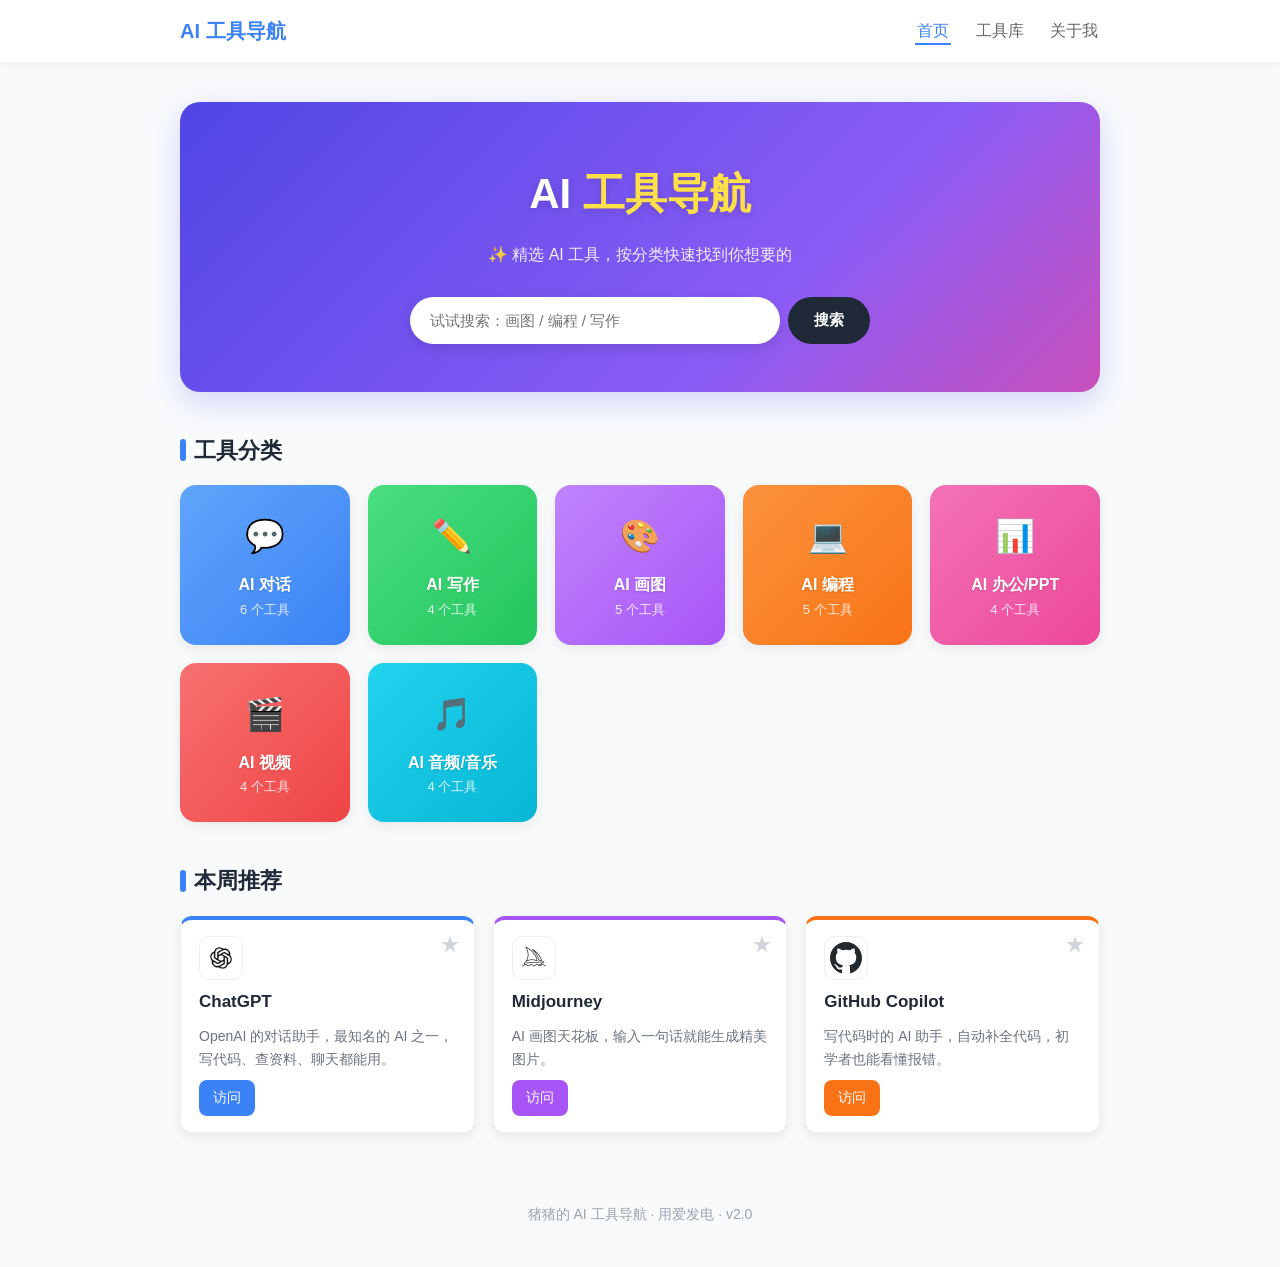
<file: index.html>
<!DOCTYPE html>
<html lang="zh-CN">
<head>
    <meta charset="UTF-8">
    <!-- 手机适配关键：让手机浏览器按真实屏幕宽度渲染，而不是默认 980px 桌面宽度 -->
    <meta name="viewport" content="width=device-width, initial-scale=1.0">
    <title>AI 工具导航🚀 - 首页v1.1</title>
    <!-- 网页小图标（favicon）：用 emoji 图标，避免浏览器请求 favicon.ico 报 404 -->
    <link rel="icon" href="data:image/svg+xml,<svg xmlns='http://www.w3.org/2000/svg' viewBox='0 0 100 100'><text y='.9em' font-size='90'>🤖</text></svg>">
    <link rel="stylesheet" href="style.css">
</head>
<body data-page="home">

    <!-- ===== 顶部导航栏（三个页面共用同一份） ===== -->
    <nav class="navbar">
        <div class="navbar-inner">
            <a class="nav-brand" href="index.html">AI 工具导航</a>
            <div class="nav-links">
                <a href="index.html" data-target="home">首页</a>
                <a href="tools.html" data-target="tools">工具库</a>
                <a href="about.html" data-target="about">关于我</a>
            </div>
        </div>
    </nav>

    <div class="container">

        <!-- ===== 我的收藏栏（收藏功能，没有收藏时自动隐藏） ===== -->
        <div class="fav-bar" id="favBar" style="display:none">
            <div class="fav-bar-title">⭐ 我的收藏</div>
            <!-- 收藏的工具会由 script.js 动态生成到这里 -->
            <div class="fav-list" id="favList"></div>
        </div>

        <!-- ===== 顶部区域：站名 + 搜索框 ===== -->
        <div class="hero">
            <h1>AI <span>工具导航</span></h1>
            <p>✨ 精选 AI 工具，按分类快速找到你想要的</p>
            <form class="search-box" id="homeSearchForm">
                <input type="text" id="homeSearch" placeholder="试试搜索：画图 / 编程 / 写作">
                <button type="submit">搜索</button>
            </form>
        </div>

        <!-- ===== 分类入口：点击跳转工具库对应区块 ===== -->
        <h2 class="section-title">工具分类</h2>
        <div class="grid">

            <a class="cat-card cat-chat" href="tools.html#cat-chat">
                <div class="cat-icon">💬</div>
                <div class="cat-name">AI 对话</div>
                <div class="cat-count">6 个工具</div>
            </a>

            <a class="cat-card cat-write" href="tools.html#cat-write">
                <div class="cat-icon">✏️</div>
                <div class="cat-name">AI 写作</div>
                <div class="cat-count">4 个工具</div>
            </a>

            <a class="cat-card cat-draw" href="tools.html#cat-draw">
                <div class="cat-icon">🎨</div>
                <div class="cat-name">AI 画图</div>
                <div class="cat-count">5 个工具</div>
            </a>

            <a class="cat-card cat-code" href="tools.html#cat-code">
                <div class="cat-icon">💻</div>
                <div class="cat-name">AI 编程</div>
                <div class="cat-count">5 个工具</div>
            </a>

            <a class="cat-card cat-office" href="tools.html#cat-office">
                <div class="cat-icon">📊</div>
                <div class="cat-name">AI 办公/PPT</div>
                <div class="cat-count">4 个工具</div>
            </a>

            <a class="cat-card cat-video" href="tools.html#cat-video">
                <div class="cat-icon">🎬</div>
                <div class="cat-name">AI 视频</div>
                <div class="cat-count">4 个工具</div>
            </a>

            <a class="cat-card cat-audio" href="tools.html#cat-audio">
                <div class="cat-icon">🎵</div>
                <div class="cat-name">AI 音频/音乐</div>
                <div class="cat-count">4 个工具</div>
            </a>

        </div>

        <!-- ===== 推荐工具 ===== -->
        <h2 class="section-title">本周推荐</h2>
        <div class="tool-grid">
            <div class="tool-card cat-chat">
                <img class="tool-icon" src="img/chatgpt.webp" alt="ChatGPT 图标">
                <div class="tool-name">ChatGPT</div>
                <div class="tool-desc">OpenAI 的对话助手，最知名的 AI 之一，写代码、查资料、聊天都能用。</div>
                <a class="tool-link" href="https://chatgpt.com" target="_blank">访问</a>
            </div>
            <div class="tool-card cat-draw">
                <img class="tool-icon" src="img/midjourney.webp" alt="Midjourney 图标">
                <div class="tool-name">Midjourney</div>
                <div class="tool-desc">AI 画图天花板，输入一句话就能生成精美图片。</div>
                <a class="tool-link" href="https://www.midjourney.com" target="_blank">访问</a>
            </div>
            <div class="tool-card cat-code">
                <img class="tool-icon" src="img/copilot.svg" alt="GitHub Copilot 图标">
                <div class="tool-name">GitHub Copilot</div>
                <div class="tool-desc">写代码时的 AI 助手，自动补全代码，初学者也能看懂报错。</div>
                <a class="tool-link" href="https://github.com/features/copilot" target="_blank">访问</a>
            </div>
        </div>

    </div>

    <!-- ===== 页脚 ===== -->
    <div class="footer">猪猪的 AI 工具导航 · 用爱发电 · v2.0</div>

    <script src="script.js"></script>
</body>
</html>
</file>
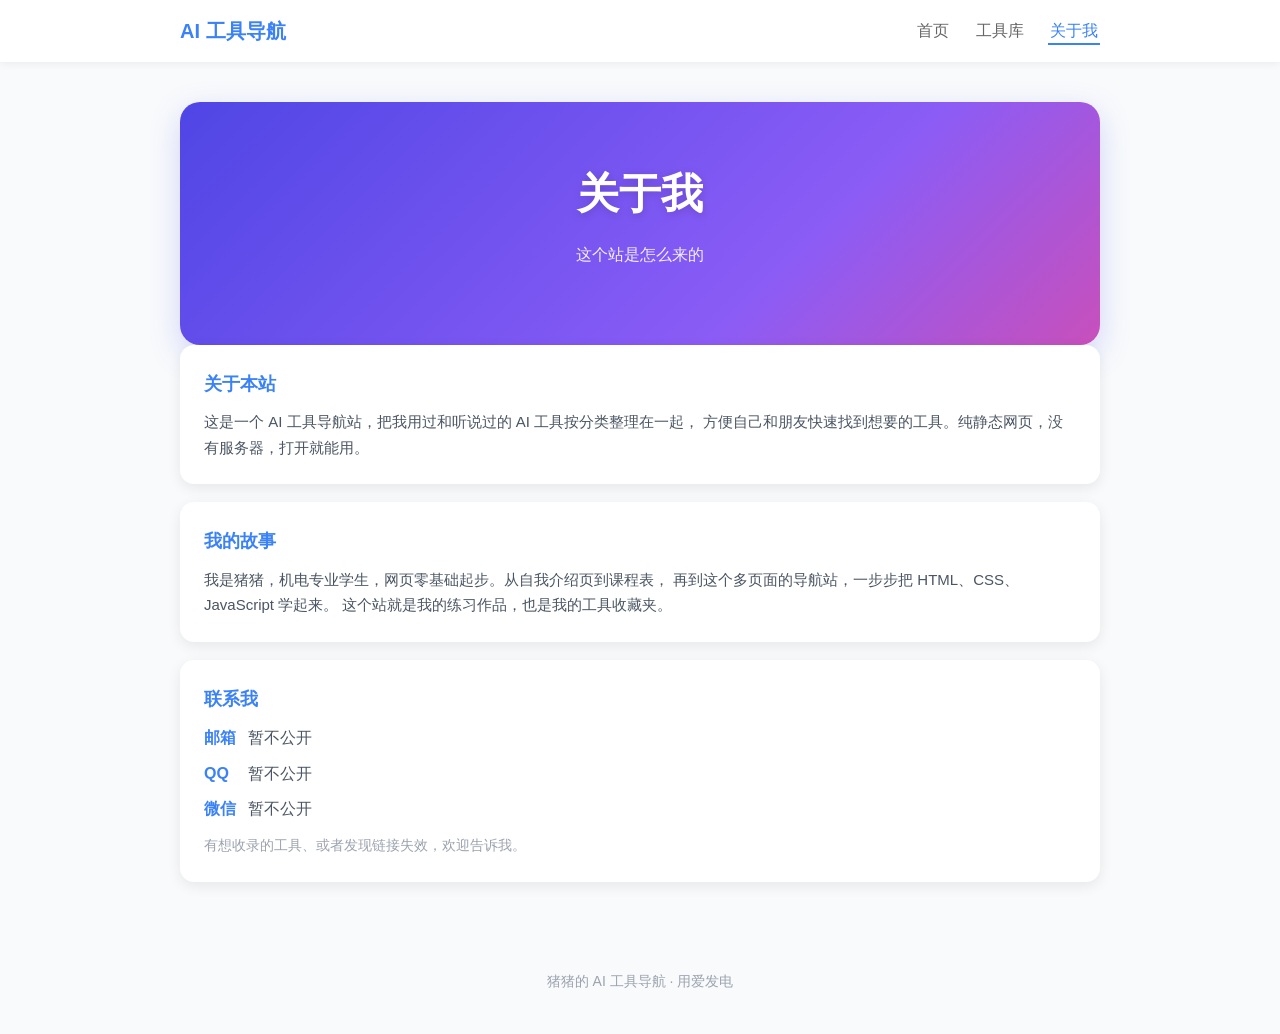
<file: about.html>
<!DOCTYPE html>
<html lang="zh-CN">
<head>
    <meta charset="UTF-8">
    <!-- 手机适配关键：让手机浏览器按真实屏幕宽度渲染，而不是默认 980px 桌面宽度 -->
    <meta name="viewport" content="width=device-width, initial-scale=1.0">
    <title>AI 工具导航 - 关于我</title>
    <!-- 网页小图标（favicon）：用 emoji 图标，避免浏览器请求 favicon.ico 报 404 -->
    <link rel="icon" href="data:image/svg+xml,<svg xmlns='http://www.w3.org/2000/svg' viewBox='0 0 100 100'><text y='.9em' font-size='90'>🤖</text></svg>">
    <link rel="stylesheet" href="style.css">
</head>
<body data-page="about">

    <!-- ===== 顶部导航栏 ===== -->
    <nav class="navbar">
        <div class="navbar-inner">
            <a class="nav-brand" href="index.html">AI 工具导航</a>
            <div class="nav-links">
                <a href="index.html" data-target="home">首页</a>
                <a href="tools.html" data-target="tools">工具库</a>
                <a href="about.html" data-target="about">关于我</a>
            </div>
        </div>
    </nav>

    <div class="container">

        <div class="hero">
            <h1>关于我</h1>
            <p>这个站是怎么来的</p>
        </div>

        <!-- ===== 站点介绍 ===== -->
        <div class="about-card">
            <h2>关于本站</h2>
            <p>
                这是一个 AI 工具导航站，把我用过和听说过的 AI 工具按分类整理在一起，
                方便自己和朋友快速找到想要的工具。纯静态网页，没有服务器，打开就能用。
            </p>
        </div>

        <!-- ===== 建站故事 ===== -->
        <div class="about-card">
            <h2>我的故事</h2>
            <p>
                我是猪猪，机电专业学生，网页零基础起步。从自我介绍页到课程表，
                再到这个多页面的导航站，一步步把 HTML、CSS、JavaScript 学起来。
                这个站就是我的练习作品，也是我的工具收藏夹。
            </p>
        </div>

        <!-- ===== 联系我 ===== -->
        <div class="about-card">
            <h2>联系我</h2>
            <div class="contact-item"><span class="label">邮箱</span>暂不公开</div>
            <div class="contact-item"><span class="label">QQ</span>暂不公开</div>
            <div class="contact-item"><span class="label">微信</span>暂不公开</div>
            <p style="margin-top: 12px; font-size: 14px; color: #9ca3af;">有想收录的工具、或者发现链接失效，欢迎告诉我。</p>
        </div>

    </div>

    <div class="footer">猪猪的 AI 工具导航 · 用爱发电</div>

    <script src="script.js"></script>
</body>
</html>
</file>
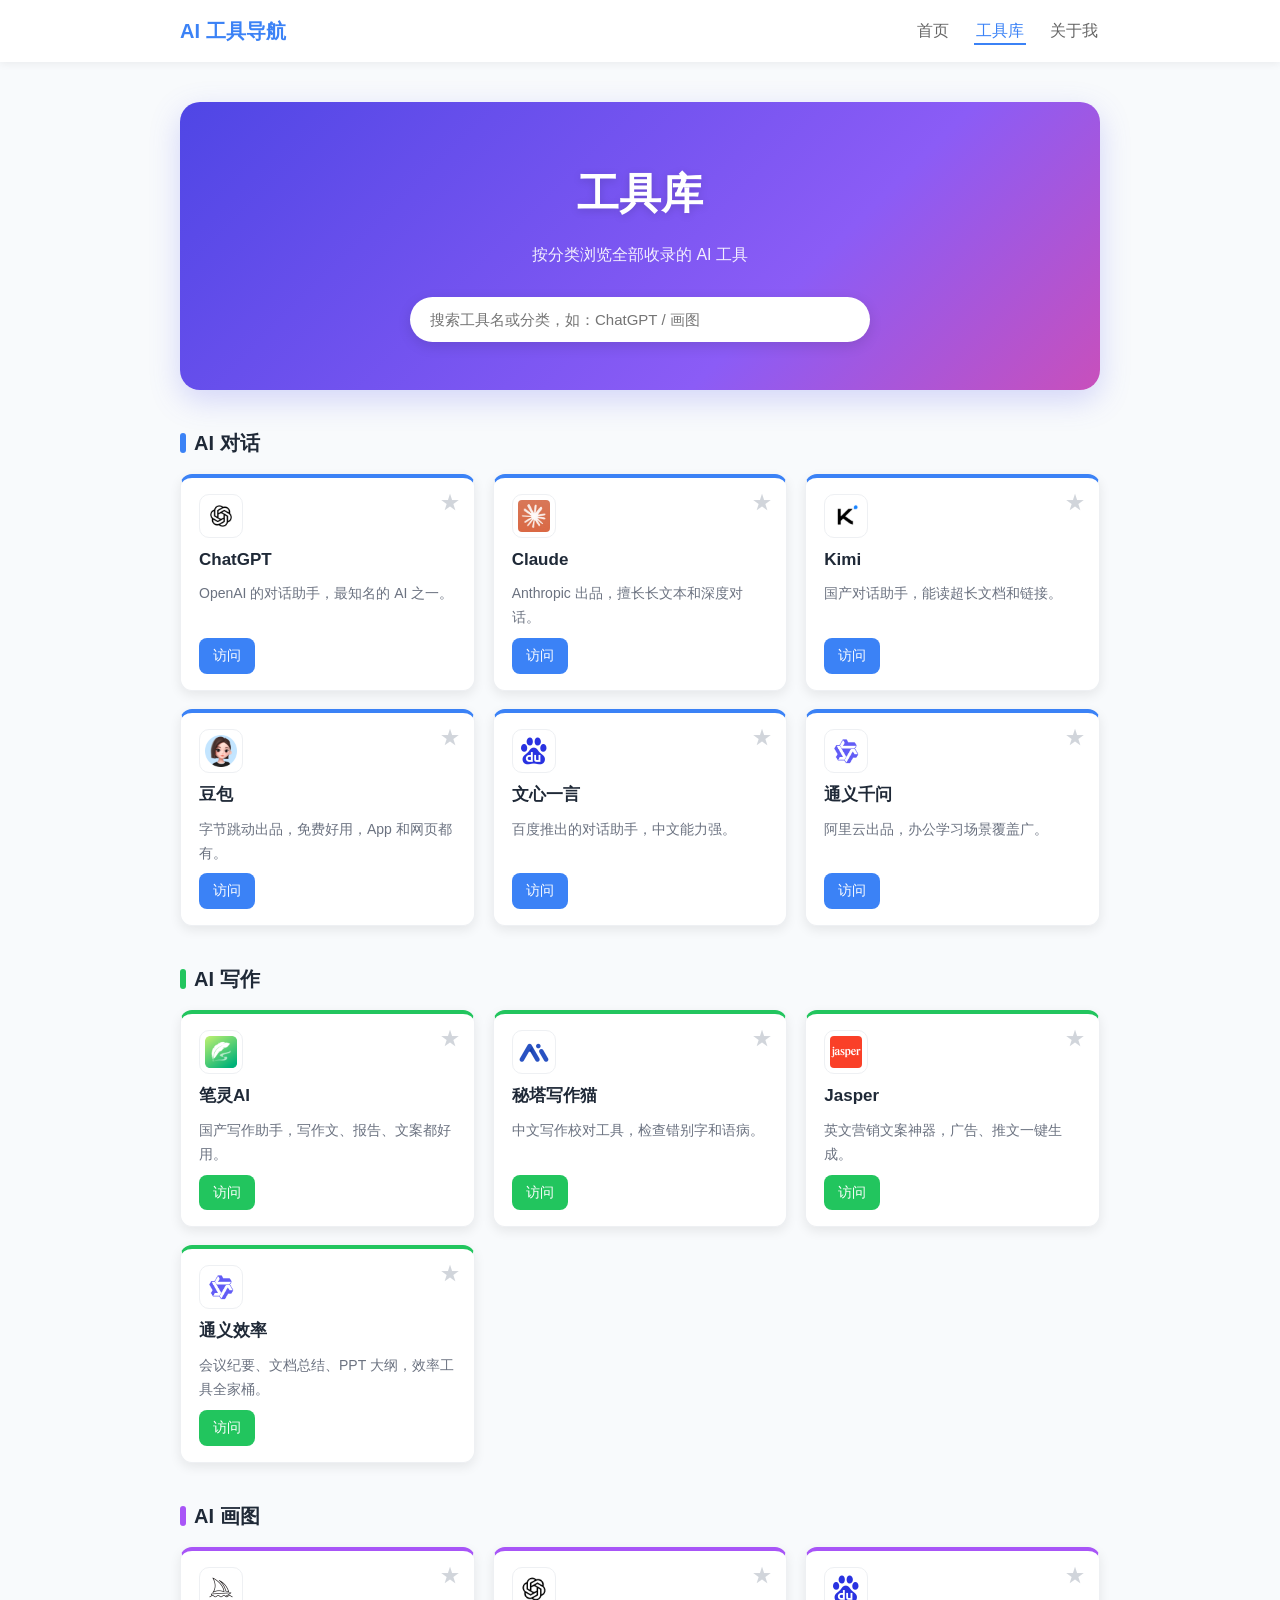
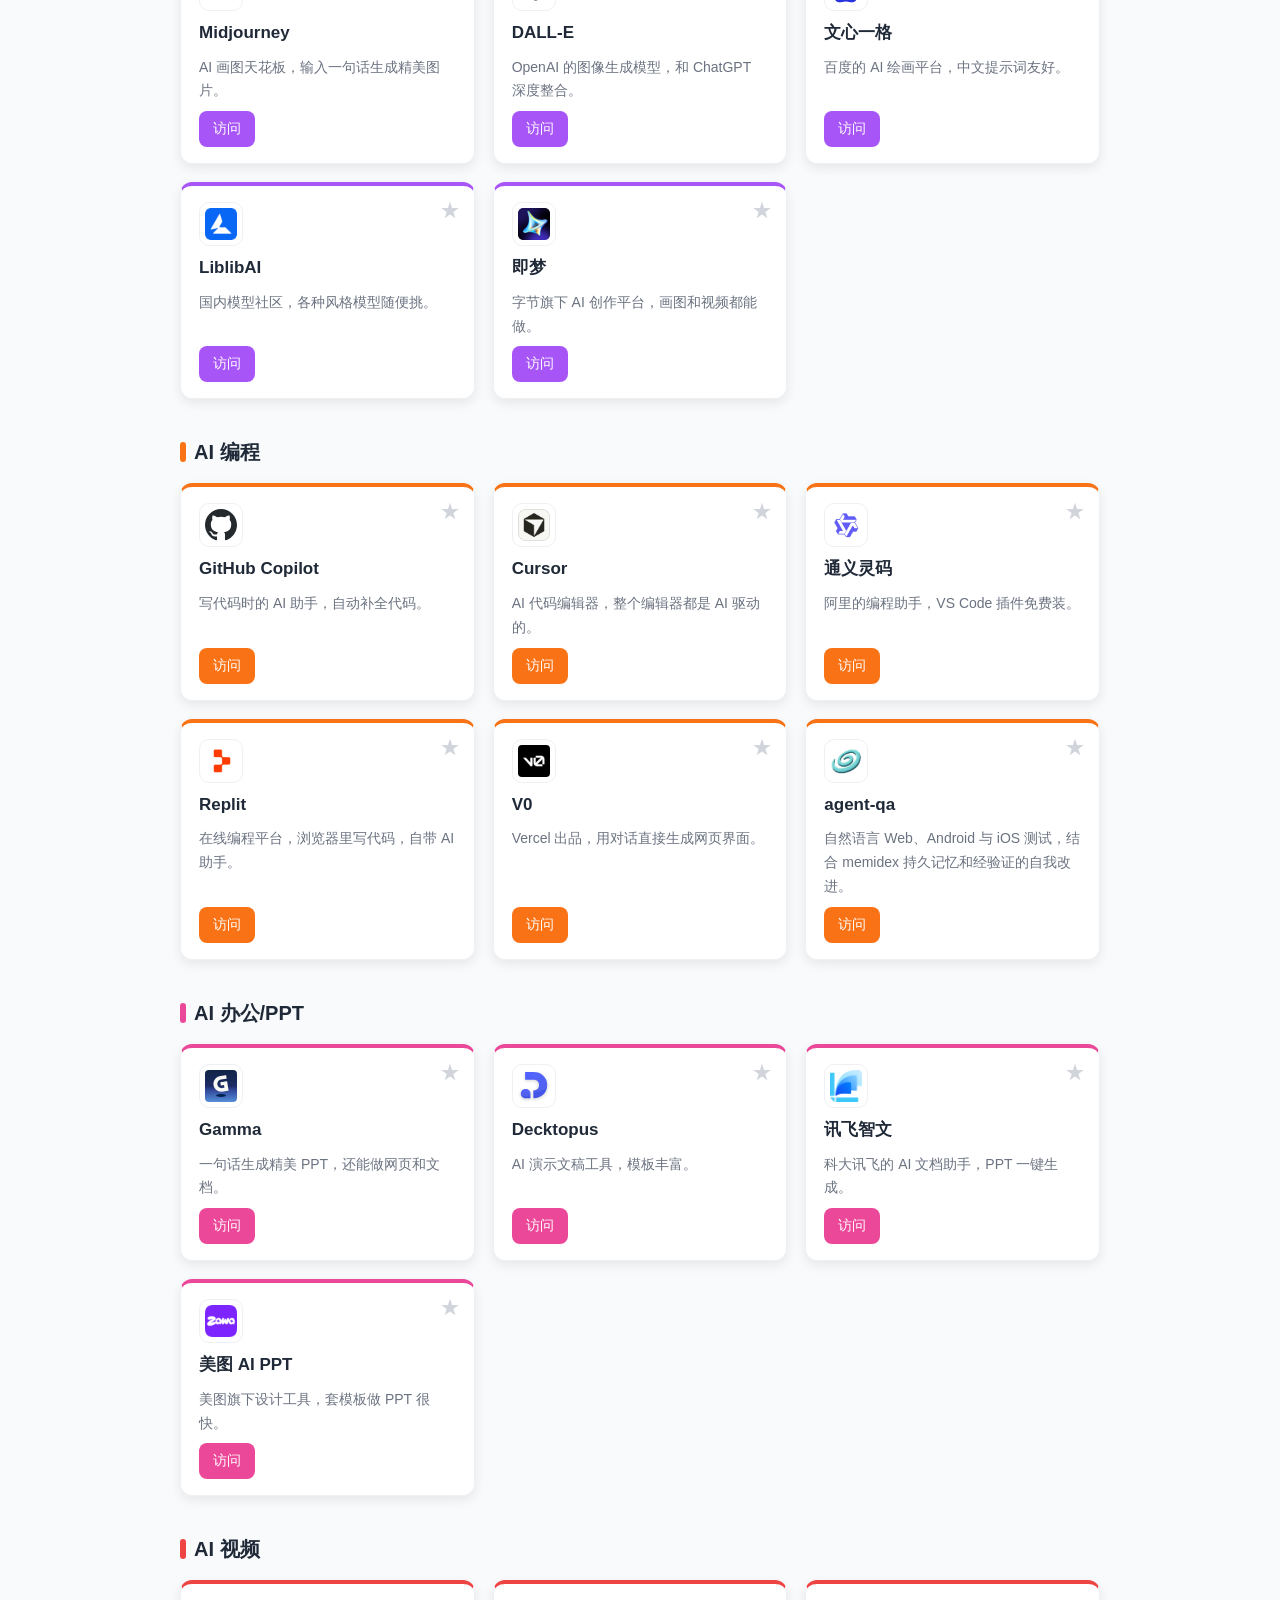
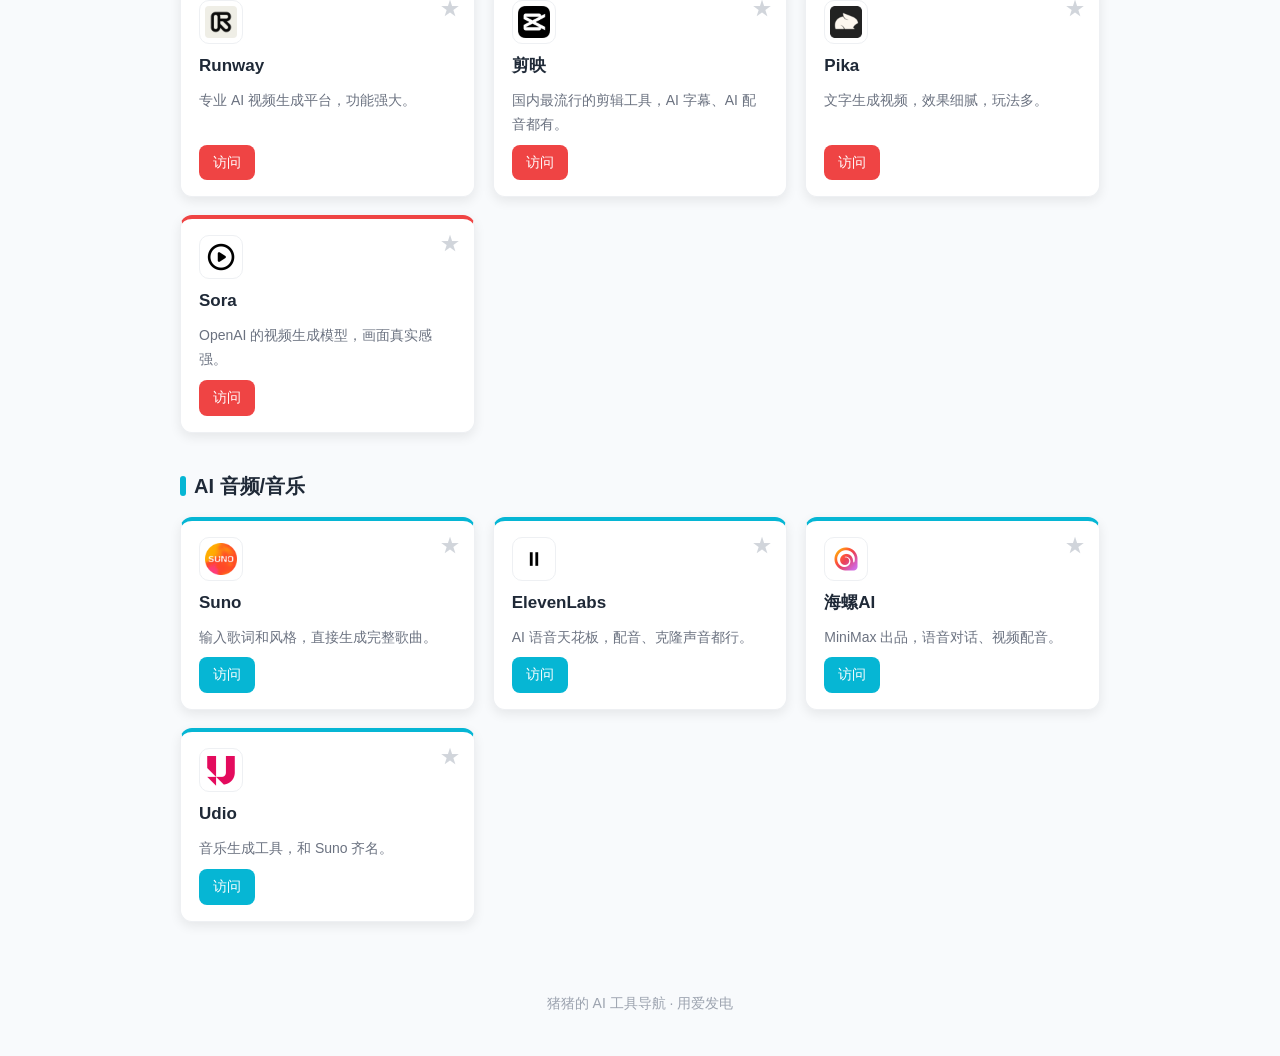
<file: tools.html>
<!DOCTYPE html>
<html lang="zh-CN">
<head>
    <meta charset="UTF-8">
    <!-- 手机适配关键：让手机浏览器按真实屏幕宽度渲染，而不是默认 980px 桌面宽度 -->
    <meta name="viewport" content="width=device-width, initial-scale=1.0">
    <title>AI 工具导航 - 工具库</title>
    <!-- 网页小图标（favicon）：用 emoji 图标，避免浏览器请求 favicon.ico 报 404 -->
    <link rel="icon" href="data:image/svg+xml,<svg xmlns='http://www.w3.org/2000/svg' viewBox='0 0 100 100'><text y='.9em' font-size='90'>🤖</text></svg>">
    <link rel="stylesheet" href="style.css">
</head>
<body data-page="tools">

    <!-- ===== 顶部导航栏 ===== -->
    <nav class="navbar">
        <div class="navbar-inner">
            <a class="nav-brand" href="index.html">AI 工具导航</a>
            <div class="nav-links">
                <a href="index.html" data-target="home">首页</a>
                <a href="tools.html" data-target="tools">工具库</a>
                <a href="about.html" data-target="about">关于我</a>
            </div>
        </div>
    </nav>

    <div class="container">

        <!-- ===== 我的收藏栏（收藏功能，没有收藏时自动隐藏） ===== -->
        <div class="fav-bar" id="favBar" style="display:none">
            <div class="fav-bar-title">⭐ 我的收藏</div>
            <!-- 收藏的工具会由 script.js 动态生成到这里 -->
            <div class="fav-list" id="favList"></div>
        </div>

        <div class="hero">
            <h1>工具库</h1>
            <p>按分类浏览全部收录的 AI 工具</p>
            <!-- 工具库搜索框：输入实时过滤 -->
            <div class="search-box">
                <input type="text" id="toolSearch" placeholder="搜索工具名或分类，如：ChatGPT / 画图">
            </div>
        </div>

        <!-- ===== 无结果提示 ===== -->
        <div class="no-result" id="noResult">没有找到匹配的工具，换个关键词试试～</div>

        <!-- ===== AI 对话 ===== -->
        <div class="cat-section cat-chat" id="cat-chat">
            <h2 class="cat-title">AI 对话</h2>
            <div class="tool-grid">

                <div class="tool-card cat-chat" data-keywords="chatgpt openai 对话 聊天 ai 对话">
                    <img class="tool-icon" src="img/chatgpt.webp" alt="ChatGPT 图标">
                <div class="tool-name">ChatGPT</div>
                    <div class="tool-desc">OpenAI 的对话助手，最知名的 AI 之一。</div>
                    <a class="tool-link" href="https://chatgpt.com" target="_blank">访问</a>
                </div>

                <div class="tool-card cat-chat" data-keywords="claude anthropic 对话 聊天 ai 对话">
                    <img class="tool-icon" src="img/claude.webp" alt="Claude 图标">
                <div class="tool-name">Claude</div>
                    <div class="tool-desc">Anthropic 出品，擅长长文本和深度对话。</div>
                    <a class="tool-link" href="https://claude.ai" target="_blank">访问</a>
                </div>

                <div class="tool-card cat-chat" data-keywords="kimi 月之暗面 对话 聊天 ai 对话">
                    <img class="tool-icon" src="img/kimi.webp" alt="Kimi 图标">
                <div class="tool-name">Kimi</div>
                    <div class="tool-desc">国产对话助手，能读超长文档和链接。</div>
                    <a class="tool-link" href="https://kimi.moonshot.cn" target="_blank">访问</a>
                </div>

                <div class="tool-card cat-chat" data-keywords="豆包 字节跳动 对话 聊天 ai 对话">
                    <img class="tool-icon" src="img/doubao.webp" alt="豆包 图标">
                <div class="tool-name">豆包</div>
                    <div class="tool-desc">字节跳动出品，免费好用，App 和网页都有。</div>
                    <a class="tool-link" href="https://www.doubao.com" target="_blank">访问</a>
                </div>

                <div class="tool-card cat-chat" data-keywords="文心一言 百度 对话 聊天 ai 对话">
                    <img class="tool-icon" src="img/yiyan.webp" alt="文心一言 图标">
                <div class="tool-name">文心一言</div>
                    <div class="tool-desc">百度推出的对话助手，中文能力强。</div>
                    <a class="tool-link" href="https://yiyan.baidu.com" target="_blank">访问</a>
                </div>

                <div class="tool-card cat-chat" data-keywords="通义千问 阿里 对话 聊天 ai 对话">
                    <img class="tool-icon" src="img/tongyi.webp" alt="通义千问 图标">
                <div class="tool-name">通义千问</div>
                    <div class="tool-desc">阿里云出品，办公学习场景覆盖广。</div>
                    <a class="tool-link" href="https://tongyi.aliyun.com" target="_blank">访问</a>
                </div>

            </div>
        </div>

        <!-- ===== AI 写作 ===== -->
        <div class="cat-section cat-write" id="cat-write">
            <h2 class="cat-title">AI 写作</h2>
            <div class="tool-grid">

                <div class="tool-card cat-write" data-keywords="笔灵 写作 文案 报告 ai 写作">
                    <img class="tool-icon" src="img/biling.webp" alt="笔灵AI 图标">
                <div class="tool-name">笔灵AI</div>
                    <div class="tool-desc">国产写作助手，写作文、报告、文案都好用。</div>
                    <a class="tool-link" href="https://ibiling.cn" target="_blank">访问</a>
                </div>

                <div class="tool-card cat-write" data-keywords="秘塔写作猫 写作 校对 改写 ai 写作">
                    <img class="tool-icon" src="img/xiezuocat.webp" alt="秘塔写作猫 图标">
                <div class="tool-name">秘塔写作猫</div>
                    <div class="tool-desc">中文写作校对工具，检查错别字和语病。</div>
                    <a class="tool-link" href="https://xiezuocat.com" target="_blank">访问</a>
                </div>

                <div class="tool-card cat-write" data-keywords="jasper 英文 写作 营销 ai 写作">
                    <img class="tool-icon" src="img/jasper.webp" alt="Jasper 图标">
                <div class="tool-name">Jasper</div>
                    <div class="tool-desc">英文营销文案神器，广告、推文一键生成。</div>
                    <a class="tool-link" href="https://www.jasper.ai" target="_blank">访问</a>
                </div>

                <div class="tool-card cat-write" data-keywords="通义效率 阿里 写作 会议 ai 写作">
                    <img class="tool-icon" src="img/tongyi-xiaolv.webp" alt="通义效率 图标">
                <div class="tool-name">通义效率</div>
                    <div class="tool-desc">会议纪要、文档总结、PPT 大纲，效率工具全家桶。</div>
                    <a class="tool-link" href="https://tongyi.aliyun.com" target="_blank">访问</a>
                </div>

            </div>
        </div>

        <!-- ===== AI 画图 ===== -->
        <div class="cat-section cat-draw" id="cat-draw">
            <h2 class="cat-title">AI 画图</h2>
            <div class="tool-grid">

                <div class="tool-card cat-draw" data-keywords="midjourney 画图 图片 生成 ai 画图">
                    <img class="tool-icon" src="img/midjourney.webp" alt="Midjourney 图标">
                <div class="tool-name">Midjourney</div>
                    <div class="tool-desc">AI 画图天花板，输入一句话生成精美图片。</div>
                    <a class="tool-link" href="https://www.midjourney.com" target="_blank">访问</a>
                </div>

                <div class="tool-card cat-draw" data-keywords="dall-e openai 画图 图片 生成 ai 画图">
                    <img class="tool-icon" src="img/dalle.webp" alt="DALL-E 图标">
                <div class="tool-name">DALL-E</div>
                    <div class="tool-desc">OpenAI 的图像生成模型，和 ChatGPT 深度整合。</div>
                    <a class="tool-link" href="https://openai.com" target="_blank">访问</a>
                </div>

                <div class="tool-card cat-draw" data-keywords="文心一格 百度 画图 图片 生成 ai 画图">
                    <img class="tool-icon" src="img/yige.webp" alt="文心一格 图标">
                <div class="tool-name">文心一格</div>
                    <div class="tool-desc">百度的 AI 绘画平台，中文提示词友好。</div>
                    <a class="tool-link" href="https://yige.baidu.com" target="_blank">访问</a>
                </div>

                <div class="tool-card cat-draw" data-keywords="liblib 画图 模型 生成 ai 画图">
                    <img class="tool-icon" src="img/liblib.webp" alt="LiblibAI 图标">
                <div class="tool-name">LiblibAI</div>
                    <div class="tool-desc">国内模型社区，各种风格模型随便挑。</div>
                    <a class="tool-link" href="https://www.liblib.art" target="_blank">访问</a>
                </div>

                <div class="tool-card cat-draw" data-keywords="即梦 剪映 画图 图片 生成 ai 画图">
                    <img class="tool-icon" src="img/jimeng.webp" alt="即梦 图标">
                <div class="tool-name">即梦</div>
                    <div class="tool-desc">字节旗下 AI 创作平台，画图和视频都能做。</div>
                    <a class="tool-link" href="https://jimeng.jianying.com" target="_blank">访问</a>
                </div>

            </div>
        </div>

        <!-- ===== AI 编程 ===== -->
        <div class="cat-section cat-code" id="cat-code">
            <h2 class="cat-title">AI 编程</h2>
            <div class="tool-grid">

                <div class="tool-card cat-code" data-keywords="github copilot 编程 代码 ai 编程">
                    <img class="tool-icon" src="img/copilot.svg" alt="GitHub Copilot 图标">
                <div class="tool-name">GitHub Copilot</div>
                    <div class="tool-desc">写代码时的 AI 助手，自动补全代码。</div>
                    <a class="tool-link" href="https://github.com/features/copilot" target="_blank">访问</a>
                </div>

                <div class="tool-card cat-code" data-keywords="cursor 编辑器 编程 代码 ai 编程">
                    <img class="tool-icon" src="img/cursor.webp" alt="Cursor 图标">
                <div class="tool-name">Cursor</div>
                    <div class="tool-desc">AI 代码编辑器，整个编辑器都是 AI 驱动的。</div>
                    <a class="tool-link" href="https://cursor.com" target="_blank">访问</a>
                </div>

                <div class="tool-card cat-code" data-keywords="通义灵码 阿里 编程 代码 ai 编程">
                    <img class="tool-icon" src="img/tongyi-lingma.webp" alt="通义灵码 图标">
                <div class="tool-name">通义灵码</div>
                    <div class="tool-desc">阿里的编程助手，VS Code 插件免费装。</div>
                    <a class="tool-link" href="https://tongyi.aliyun.com/lingma" target="_blank">访问</a>
                </div>

                <div class="tool-card cat-code" data-keywords="replit 编程 在线 代码 ai 编程">
                    <img class="tool-icon" src="img/replit.webp" alt="Replit 图标">
                <div class="tool-name">Replit</div>
                    <div class="tool-desc">在线编程平台，浏览器里写代码，自带 AI 助手。</div>
                    <a class="tool-link" href="https://replit.com" target="_blank">访问</a>
                </div>

                <div class="tool-card cat-code" data-keywords="v0 vercel 编程 网页 前端 ai 编程">
                    <img class="tool-icon" src="img/v0.webp" alt="V0 图标">
                <div class="tool-name">V0</div>
                    <div class="tool-desc">Vercel 出品，用对话直接生成网页界面。</div>
                    <a class="tool-link" href="https://v0.dev" target="_blank">访问</a>
                </div>

                <div class="tool-card cat-code" data-keywords="agent-qa vostride memidex mcp 测试 持久记忆 编程 ai 编程">
                    <img class="tool-icon" src="img/agent-qa.png" alt="agent-qa 图标">
                    <div class="tool-name">agent-qa</div>
                    <div class="tool-desc">自然语言 Web、Android 与 iOS 测试，结合 memidex 持久记忆和经验证的自我改进。</div>
                    <a class="tool-link" href="https://vostride.com" target="_blank" rel="noopener noreferrer">访问</a>
                </div>

            </div>
        </div>

        <!-- ===== AI 办公/PPT ===== -->
        <div class="cat-section cat-office" id="cat-office">
            <h2 class="cat-title">AI 办公/PPT</h2>
            <div class="tool-grid">

                <div class="tool-card cat-office" data-keywords="gamma ppt 演示 办公 ai 办公">
                    <img class="tool-icon" src="img/gamma.webp" alt="Gamma 图标">
                <div class="tool-name">Gamma</div>
                    <div class="tool-desc">一句话生成精美 PPT，还能做网页和文档。</div>
                    <a class="tool-link" href="https://gamma.app" target="_blank">访问</a>
                </div>

                <div class="tool-card cat-office" data-keywords="decktopus ppt 演示 办公 ai 办公">
                    <img class="tool-icon" src="img/decktopus.svg" alt="Decktopus 图标">
                <div class="tool-name">Decktopus</div>
                    <div class="tool-desc">AI 演示文稿工具，模板丰富。</div>
                    <a class="tool-link" href="https://www.decktopus.com" target="_blank">访问</a>
                </div>

                <div class="tool-card cat-office" data-keywords="讯飞智文 讯飞 ppt 办公 ai 办公">
                    <img class="tool-icon" src="img/zhiwen.webp" alt="讯飞智文 图标">
                <div class="tool-name">讯飞智文</div>
                    <div class="tool-desc">科大讯飞的 AI 文档助手，PPT 一键生成。</div>
                    <a class="tool-link" href="https://zhiwen.xfyun.cn" target="_blank">访问</a>
                </div>

                <div class="tool-card cat-office" data-keywords="美图 ppt 设计 办公 ai 办公">
                    <img class="tool-icon" src="img/xdesign.webp" alt="美图 AI PPT 图标">
                <div class="tool-name">美图 AI PPT</div>
                    <div class="tool-desc">美图旗下设计工具，套模板做 PPT 很快。</div>
                    <a class="tool-link" href="https://www.x-design.com" target="_blank">访问</a>
                </div>

            </div>
        </div>

        <!-- ===== AI 视频 ===== -->
        <div class="cat-section cat-video" id="cat-video">
            <h2 class="cat-title">AI 视频</h2>
            <div class="tool-grid">

                <div class="tool-card cat-video" data-keywords="runway 视频 生成 ai 视频">
                    <img class="tool-icon" src="img/runway.webp" alt="Runway 图标">
                <div class="tool-name">Runway</div>
                    <div class="tool-desc">专业 AI 视频生成平台，功能强大。</div>
                    <a class="tool-link" href="https://runwayml.com" target="_blank">访问</a>
                </div>

                <div class="tool-card cat-video" data-keywords="剪映 视频 剪辑 ai 视频">
                    <img class="tool-icon" src="img/jianying.webp" alt="剪映 图标">
                <div class="tool-name">剪映</div>
                    <div class="tool-desc">国内最流行的剪辑工具，AI 字幕、AI 配音都有。</div>
                    <a class="tool-link" href="https://www.jianying.com" target="_blank">访问</a>
                </div>

                <div class="tool-card cat-video" data-keywords="pika 视频 生成 ai 视频">
                    <img class="tool-icon" src="img/pika.webp" alt="Pika 图标">
                <div class="tool-name">Pika</div>
                    <div class="tool-desc">文字生成视频，效果细腻，玩法多。</div>
                    <a class="tool-link" href="https://pika.art" target="_blank">访问</a>
                </div>

                <div class="tool-card cat-video" data-keywords="sora openai 视频 生成 ai 视频">
                    <img class="tool-icon" src="img/sora.webp" alt="Sora 图标">
                <div class="tool-name">Sora</div>
                    <div class="tool-desc">OpenAI 的视频生成模型，画面真实感强。</div>
                    <a class="tool-link" href="https://sora.com" target="_blank">访问</a>
                </div>

            </div>
        </div>

        <!-- ===== AI 音频/音乐 ===== -->
        <div class="cat-section cat-audio" id="cat-audio">
            <h2 class="cat-title">AI 音频/音乐</h2>
            <div class="tool-grid">

                <div class="tool-card cat-audio" data-keywords="suno 音乐 生成 ai 音频">
                    <img class="tool-icon" src="img/suno.webp" alt="Suno 图标">
                <div class="tool-name">Suno</div>
                    <div class="tool-desc">输入歌词和风格，直接生成完整歌曲。</div>
                    <a class="tool-link" href="https://suno.com" target="_blank">访问</a>
                </div>

                <div class="tool-card cat-audio" data-keywords="elevenlabs 语音 配音 ai 音频">
                    <img class="tool-icon" src="img/elevenlabs.webp" alt="ElevenLabs 图标">
                <div class="tool-name">ElevenLabs</div>
                    <div class="tool-desc">AI 语音天花板，配音、克隆声音都行。</div>
                    <a class="tool-link" href="https://elevenlabs.io" target="_blank">访问</a>
                </div>

                <div class="tool-card cat-audio" data-keywords="海螺 语音 配音 音乐 ai 音频">
                    <img class="tool-icon" src="img/hailuo.webp" alt="海螺AI 图标">
                <div class="tool-name">海螺AI</div>
                    <div class="tool-desc">MiniMax 出品，语音对话、视频配音。</div>
                    <a class="tool-link" href="https://hailuoai.com" target="_blank">访问</a>
                </div>

                <div class="tool-card cat-audio" data-keywords="udio 音乐 生成 ai 音频">
                    <img class="tool-icon" src="img/udio.webp" alt="Udio 图标">
                <div class="tool-name">Udio</div>
                    <div class="tool-desc">音乐生成工具，和 Suno 齐名。</div>
                    <a class="tool-link" href="https://www.udio.com" target="_blank">访问</a>
                </div>

            </div>
        </div>

    </div>

    <div class="footer">猪猪的 AI 工具导航 · 用爱发电</div>

    <script src="script.js"></script>
</body>
</html>
</file>
<file: style.css>
/* =========================================================
   AI 工具导航站 - 共用样式
   浅色多彩风：白底 + 分类彩色卡片
   ========================================================= */

/* ===== 全局 ===== */
* {
    margin: 0;
    padding: 0;
    box-sizing: border-box;   /* 边框和内边距算进宽度，排卡片不溢出 */
}

body {
    font-family: "Microsoft YaHei", Arial, sans-serif;
    background-color: #f8fafc;
    color: #333333;
    line-height: 1.7;
}

a {
    text-decoration: none;
    color: inherit;
}

/* ===== 顶部导航栏 ===== */
.navbar {
    background-color: #ffffff;
    box-shadow: 0 2px 8px rgba(0, 0, 0, 0.06);   /* 底部淡淡的阴影 */
    position: sticky;          /* 滚动时导航栏固定在顶部 */
    top: 0;
    z-index: 100;
}

.navbar-inner {
    max-width: 960px;
    margin: 0 auto;
    padding: 14px 20px;
    display: flex;
    align-items: center;
    justify-content: space-between;   /* 站名左、链接右 */
}

.nav-brand {
    font-size: 20px;
    font-weight: bold;
    color: #3b82f6;
}

.nav-links a {
    margin-left: 18px;
    padding: 4px 2px;
    color: #666666;
    font-weight: 500;
}

/* 当前页面高亮：JS 给当前链接加 .active */
.nav-links a.active {
    color: #3b82f6;
    border-bottom: 2px solid #3b82f6;
}

/* ===== 页面主体容器 ===== */
.container {
    max-width: 960px;
    margin: 0 auto;
    padding: 40px 20px;
}

/* ===== 首页 hero（8/21 视觉打磨：白底→彩色渐变门面） ===== */
.hero {
    text-align: center;
    padding: 56px 24px 48px;
    border-radius: 20px;
    background: linear-gradient(135deg, #4f46e5 0%, #8b5cf6 55%, #ec4899 100%);
    box-shadow: 0 10px 30px rgba(99, 102, 241, 0.25);
    /* 让渐变背景的尺寸可轻微放大，做出"呼吸感"动画 */
    background-size: 120% 120%;
    animation: hero-breathe 8s ease-in-out infinite;
}

@keyframes hero-breathe {
    0%, 100% { background-position: 0% 50%; }
    50%      { background-position: 100% 50%; }
}

.hero h1 {
    font-size: 42px;
    color: #ffffff;
    text-shadow: 0 2px 8px rgba(0, 0, 0, 0.15);
}

.hero h1 span {
    color: #fde047;
}

.hero p {
    color: rgba(255, 255, 255, 0.9);
    margin: 12px 0 28px;
    font-size: 16px;
}

/* ===== 搜索框（8/21 打磨：胶囊形，配合渐变门面） ===== */
.search-box {
    max-width: 460px;
    margin: 0 auto;
    display: flex;
    gap: 8px;
}

.search-box input {
    flex: 1;
    padding: 14px 20px;
    border: none;
    border-radius: 999px;
    font-size: 15px;
    outline: none;
    box-shadow: 0 4px 14px rgba(0, 0, 0, 0.12);
    transition: box-shadow 0.2s, transform 0.2s;
}

.search-box input:focus {
    box-shadow: 0 6px 20px rgba(0, 0, 0, 0.18);
    transform: translateY(-1px);
}

.search-box button {
    padding: 14px 26px;
    background-color: #1f2937;
    color: #ffffff;
    border: none;
    border-radius: 999px;
    font-size: 15px;
    font-weight: 600;
    cursor: pointer;
    transition: background-color 0.2s;
}

.search-box button:hover {
    background-color: #374151;
}

/* ===== 区块标题 ===== */
.section-title {
    font-size: 22px;
    color: #1f2937;
    margin: 40px 0 16px;
    display: flex;
    align-items: center;
    gap: 8px;
}

.section-title::before {
    content: "";
    width: 6px;
    height: 22px;
    border-radius: 3px;
    background-color: #3b82f6;
}

/* ===== 分类卡片网格（首页入口 + 工具库区块） ===== */
/* 每个分类用 class 设定 --cat（主色）和 --cat2（浅色），卡片渐变引用 */
.cat-chat   { --cat: #3b82f6; --cat2: #60a5fa; }
.cat-write  { --cat: #22c55e; --cat2: #4ade80; }
.cat-draw   { --cat: #a855f7; --cat2: #c084fc; }
.cat-code   { --cat: #f97316; --cat2: #fb923c; }
.cat-office { --cat: #ec4899; --cat2: #f472b6; }
.cat-video  { --cat: #ef4444; --cat2: #f87171; }
.cat-audio  { --cat: #06b6d4; --cat2: #22d3ee; }

.grid {
    display: grid;
    grid-template-columns: repeat(auto-fill, minmax(150px, 1fr));
    gap: 18px;
}

/* 首页的分类入口卡（8/21 打磨：渐变底色，与门面统一） */
.cat-card {
    background: linear-gradient(135deg, var(--cat2) 0%, var(--cat) 100%);
    border-radius: 16px;
    padding: 24px 14px;
    text-align: center;
    color: #ffffff;
    box-shadow: 0 4px 14px rgba(0, 0, 0, 0.08);
    transition: transform 0.2s, box-shadow 0.2s;
}

.cat-card:hover {
    transform: translateY(-3px);
    box-shadow: 0 8px 20px rgba(0, 0, 0, 0.15);
}

.cat-card .cat-icon {
    font-size: 32px;
}

.cat-card .cat-name {
    font-weight: bold;
    margin-top: 8px;
    color: #ffffff;
    font-size: 16px;
    text-shadow: 0 1px 3px rgba(0, 0, 0, 0.12);
}

.cat-card .cat-count {
    font-size: 13px;
    color: rgba(255, 255, 255, 0.85);
}

/* ===== 工具库页面 ===== */
/* 分类区块标题：左侧色条跟随分类色 */
.cat-section .cat-title {
    font-size: 20px;
    font-weight: bold;
    color: #1f2937;
    margin: 36px 0 14px;
    display: flex;
    align-items: center;
    gap: 8px;
}

.cat-section .cat-title::before {
    content: "";
    width: 6px;
    height: 20px;
    border-radius: 3px;
    background-color: var(--cat);
}

/* 工具卡片 */
.tool-grid {
    display: grid;
    grid-template-columns: repeat(auto-fill, minmax(240px, 1fr));
    gap: 18px;
}

/* 工具卡顶部的 logo 图标 */
.tool-card .tool-icon {
    width: 44px;
    height: 44px;
    border-radius: 10px;
    object-fit: contain;      /* 图片等比缩放，不变形 */
    background-color: #ffffff;
    border: 1px solid #eef0f3;
    padding: 5px;
}

.tool-card {
    background-color: #ffffff;
    border-radius: 12px;
    padding: 16px 18px;
    border: 1px solid #eef0f3;
    border-top: 4px solid var(--cat);   /* 顶部彩色条（分类色） */
    box-shadow: 0 4px 12px rgba(0, 0, 0, 0.08);
    display: flex;
    flex-direction: column;
    gap: 8px;
    position: relative;   /* 收藏按钮要定位在卡片右上角，卡片需要相对定位 */
    transition: border-color 0.2s, transform 0.2s, box-shadow 0.2s;
}

.tool-card:hover {
    border-color: var(--cat);
    border-top-color: var(--cat2);   /* 悬停时顶部彩条变浅色 */
    transform: translateY(-2px);
    box-shadow: 0 8px 20px rgba(0, 0, 0, 0.12);
}

.tool-card .tool-name {
    font-size: 17px;
    font-weight: bold;
    color: #1f2937;
}

.tool-card .tool-desc {
    font-size: 14px;
    color: #6b7280;
    flex: 1;
}

.tool-card .tool-link {
    align-self: flex-start;
    background-color: var(--cat);
    color: #ffffff;
    border-radius: 8px;
    padding: 6px 14px;
    font-size: 14px;
}

.tool-card .tool-link:hover {
    opacity: 0.85;
}

/* 搜索无结果提示 */
.no-result {
    display: none;
    text-align: center;
    color: #9ca3af;
    padding: 40px 0;
}

/* ===== 关于我页面 ===== */
.about-card {
    background-color: #ffffff;
    border-radius: 14px;
    padding: 24px;
    box-shadow: 0 4px 14px rgba(0, 0, 0, 0.08);
    margin-bottom: 18px;
}

.about-card h2 {
    font-size: 18px;
    color: #3b82f6;
    margin-bottom: 10px;
}

.about-card p {
    color: #4b5563;
    font-size: 15px;
}

.about-card .contact-item {
    margin: 8px 0;
    color: #4b5563;
}

.about-card .contact-item .label {
    display: inline-block;
    min-width: 44px;
    font-weight: bold;
    color: #3b82f6;
}

/* ===== 页脚 ===== */
.footer {
    text-align: center;
    color: #9ca3af;
    font-size: 14px;
    padding: 30px 0 40px;
}

/* =========================================================
   收藏工具功能样式（★ 按钮 + 我的收藏栏）
   ========================================================= */

/* ===== 我的收藏栏 ===== */
/* 有收藏时显示，没有收藏时 script.js 会把它隐藏 */
.fav-bar {
    background-color: #fffbe6;          /* 淡黄色背景，和普通区域区分开 */
    border: 1px solid #fde68a;          /* 浅金色边框 */
    border-radius: 12px;
    padding: 14px 18px;
    margin-bottom: 24px;                /* 和下面内容留一点距离 */
}

.fav-bar-title {
    font-size: 16px;
    font-weight: bold;
    color: #b45309;                     /* 深金色标题文字 */
    margin-bottom: 8px;
}

/* 收藏列表：横向排列的小标签 */
.fav-list {
    display: flex;
    flex-wrap: wrap;                    /* 一行放不下自动换行 */
    gap: 8px;
}

/* 单个收藏项：一个小胶囊标签 */
.fav-item {
    display: inline-flex;
    align-items: center;
    gap: 6px;
    background-color: #ffffff;
    border: 1px solid #fde68a;
    border-radius: 20px;
    padding: 4px 12px;
    font-size: 14px;
}

.fav-item a {
    color: #1f2937;
}

.fav-item a:hover {
    color: #3b82f6;                     /* 鼠标悬停变蓝 */
}

/* 收藏项里的"取消"小按钮 */
.fav-item .fav-remove {
    border: none;
    background: none;
    color: #9ca3af;
    cursor: pointer;
    font-size: 12px;
    padding: 0;
}

.fav-item .fav-remove:hover {
    color: #ef4444;                     /* 悬停变红，提示这是删除操作 */
}

/* ===== 工具卡右上角的 ★ 收藏按钮 ===== */
.fav-btn {
    position: absolute;                 /* 相对 .tool-card 定位 */
    top: 10px;
    right: 10px;
    width: 28px;
    height: 28px;
    border: none;
    background: none;
    font-size: 20px;
    line-height: 1;
    color: #d1d5db;                     /* 未收藏：灰色空星 */
    cursor: pointer;
    transition: color 0.2s, transform 0.2s;
    z-index: 1;                         /* 盖在卡片其他内容上面 */
}

.fav-btn:hover {
    color: #f59e0b;                     /* 悬停变金色，提示可收藏 */
    transform: scale(1.15);             /* 稍微放大一点 */
}

/* 已收藏的 ★ 按钮：金色实心 */
.fav-btn.faved {
    color: #f59e0b;
}

/* 已收藏的工具卡：边框和阴影变金色，整体高亮 */
.tool-card.faved {
    border-color: #f59e0b;
    box-shadow: 0 2px 10px rgba(245, 158, 11, 0.15);
}

/* =========================================================
   响应式适配（手机端）
   屏幕宽度 600px 及以下时，以下规则全部生效
   ========================================================= */
@media (max-width: 600px) {

    /* ===== 全局 ===== */
    body {
        line-height: 1.6;                 /* 手机上文字行距稍微收紧 */
    }

    /* ===== 顶部导航栏 ===== */
    .navbar-inner {
        padding: 10px 14px;               /* 导航栏左右留白变小 */
    }

    .nav-brand {
        font-size: 17px;                  /* 站名稍微缩小 */
    }

    .nav-links a {
        margin-left: 12px;                /* 菜单项间距收紧，避免换行溢出 */
        font-size: 14px;                  /* 菜单文字缩小 */
    }

    /* ===== 页面主体容器 ===== */
    .container {
        padding: 20px 14px;               /* 页面左右留白变小，正文更宽 */
    }

    /* ===== 首页 hero（大标题 + 搜索框） ===== */
    .hero {
        padding: 32px 16px 28px;       /* 上下间距收紧 + 左右留白（渐变卡片） */
        border-radius: 14px;           /* 大圆角收小，适配小屏 */
    }

    .hero h1 {
        font-size: 28px;                  /* 大标题缩小 */
    }

    .hero p {
        font-size: 14px;                  /* 副标题缩小 */
        margin: 8px 0 16px;               /* 间距收紧 */
    }

    /* 搜索框：输入框和按钮缩小，但保留足够点击面积 */
    .search-box input {
        padding: 10px 12px;
        font-size: 14px;
    }

    .search-box button {
        padding: 10px 14px;
        font-size: 14px;
    }

    /* ===== 首页分类入口网格：手机上排 2 列，紧凑且不溢出 ===== */
    .grid {
        grid-template-columns: repeat(2, 1fr);   /* 2 列等宽 */
    }

    /* 分类渐变卡（8/21 打磨）：2 列时收紧内边距，避免拥挤 */
    .cat-card {
        padding: 18px 10px;
        border-radius: 14px;
    }

    .cat-card .cat-name {
        font-size: 14px;
    }

    /* ===== 工具卡网格：从多列变为 1 列，卡片占满整行 ===== */
    .tool-grid {
        grid-template-columns: 1fr;       /* 单列 */
        gap: 12px;                        /* 卡片间距收紧 */
    }

    .tool-card {
        padding: 14px 16px;               /* 卡片内边距收紧 */
    }

    .tool-card .tool-name {
        font-size: 16px;                  /* 工具名稍微缩小 */
    }

    .tool-card .tool-desc {
        font-size: 13px;                  /* 描述文字缩小 */
    }

    .tool-card .tool-link {
        padding: 6px 12px;                /* 访问按钮保持足够点击面积 */
    }

    /* ===== 我的收藏栏 ===== */
    .fav-bar {
        padding: 12px 14px;               /* 内边距收紧 */
        margin-bottom: 16px;
    }

    .fav-item {
        font-size: 13px;                  /* 收藏标签缩小 */
        padding: 3px 10px;
    }

    /* ===== 工具库分类标题 ===== */
    .cat-section .cat-title {
        font-size: 18px;                  /* 分类标题缩小 */
        margin: 28px 0 12px;
    }

    /* ===== 搜索无结果提示 ===== */
    .no-result {
        padding: 24px 0;                  /* 间距收紧 */
    }

    /* ===== 关于我页面 ===== */
    .about-card {
        padding: 18px;                    /* 卡片内边距收紧 */
    }

    .about-card h2 {
        font-size: 16px;
    }

    .about-card p {
        font-size: 14px;
    }

    /* ===== 页脚 ===== */
    .footer {
        font-size: 13px;                  /* 页脚文字缩小 */
        padding: 20px 14px 28px;
    }
}
</file>
